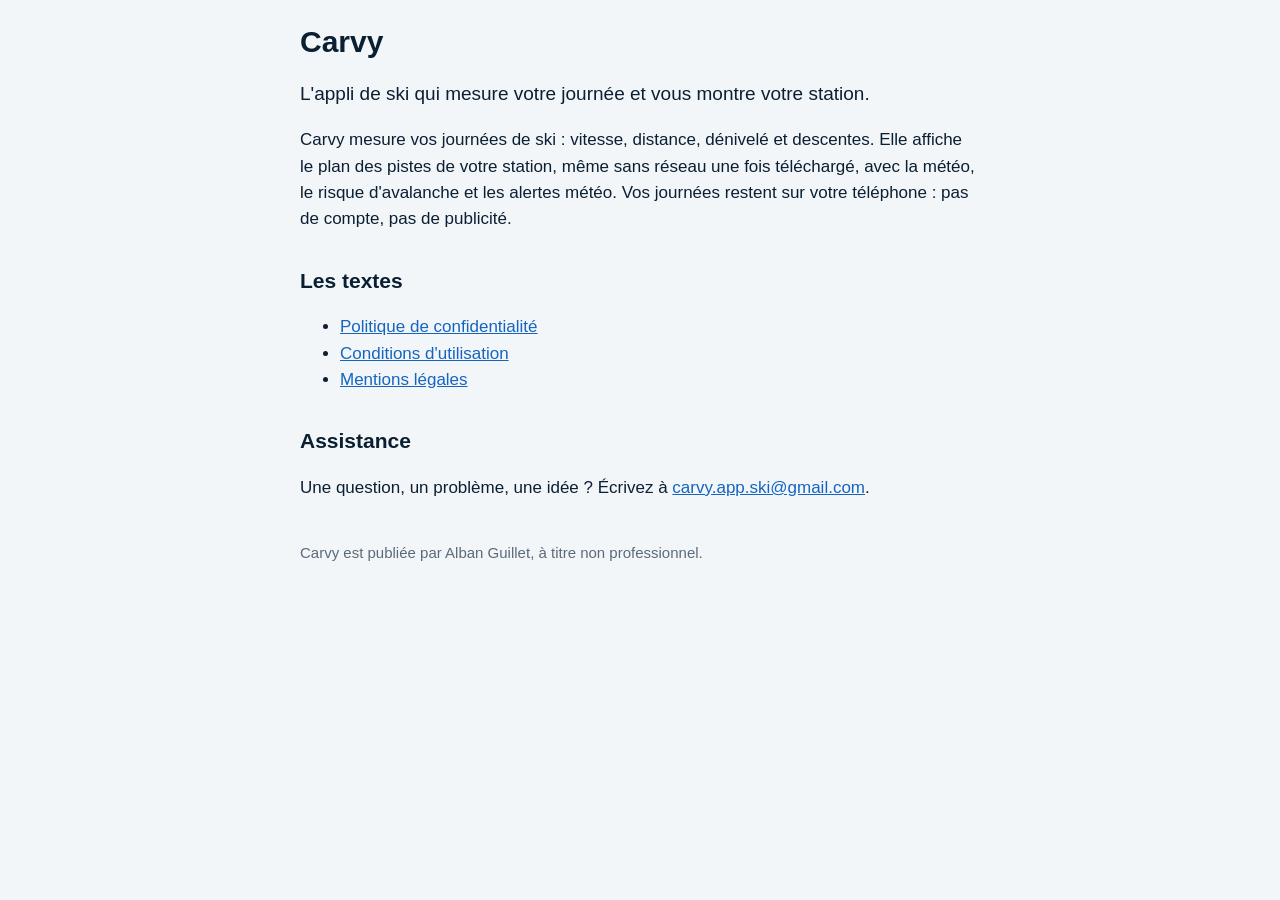
<file: index.html>
<!doctype html>
<html lang="fr">
<head>
  <meta charset="utf-8">
  <meta name="viewport" content="width=device-width, initial-scale=1">
  <title>Carvy, l'appli de ski</title>
  <meta name="description" content="Carvy mesure vos journées de ski et vous montre votre station : plan des pistes, météo, risque d'avalanche.">
  <link rel="stylesheet" href="style.css">
</head>
<body>
<main>
  <h1>Carvy</h1>
  <p class="lead">L'appli de ski qui mesure votre journée et vous montre votre station.</p>

  <p>Carvy mesure vos journées de ski : vitesse, distance, dénivelé et descentes. Elle affiche le plan des pistes de votre station, même sans réseau une fois téléchargé, avec la météo, le risque d'avalanche et les alertes météo. Vos journées restent sur votre téléphone : pas de compte, pas de publicité.</p>

  <h2>Les textes</h2>
  <ul>
    <li><a href="confidentialite.html">Politique de confidentialité</a></li>
    <li><a href="conditions.html">Conditions d'utilisation</a></li>
    <li><a href="mentions-legales.html">Mentions légales</a></li>
  </ul>

  <h2>Assistance</h2>
  <p>Une question, un problème, une idée ? Écrivez à <a href="mailto:carvy.app.ski@gmail.com">carvy.app.ski@gmail.com</a>.</p>

  <footer>Carvy est publiée par Alban Guillet, à titre non professionnel.</footer>
</main>
</body>
</html>
</file>
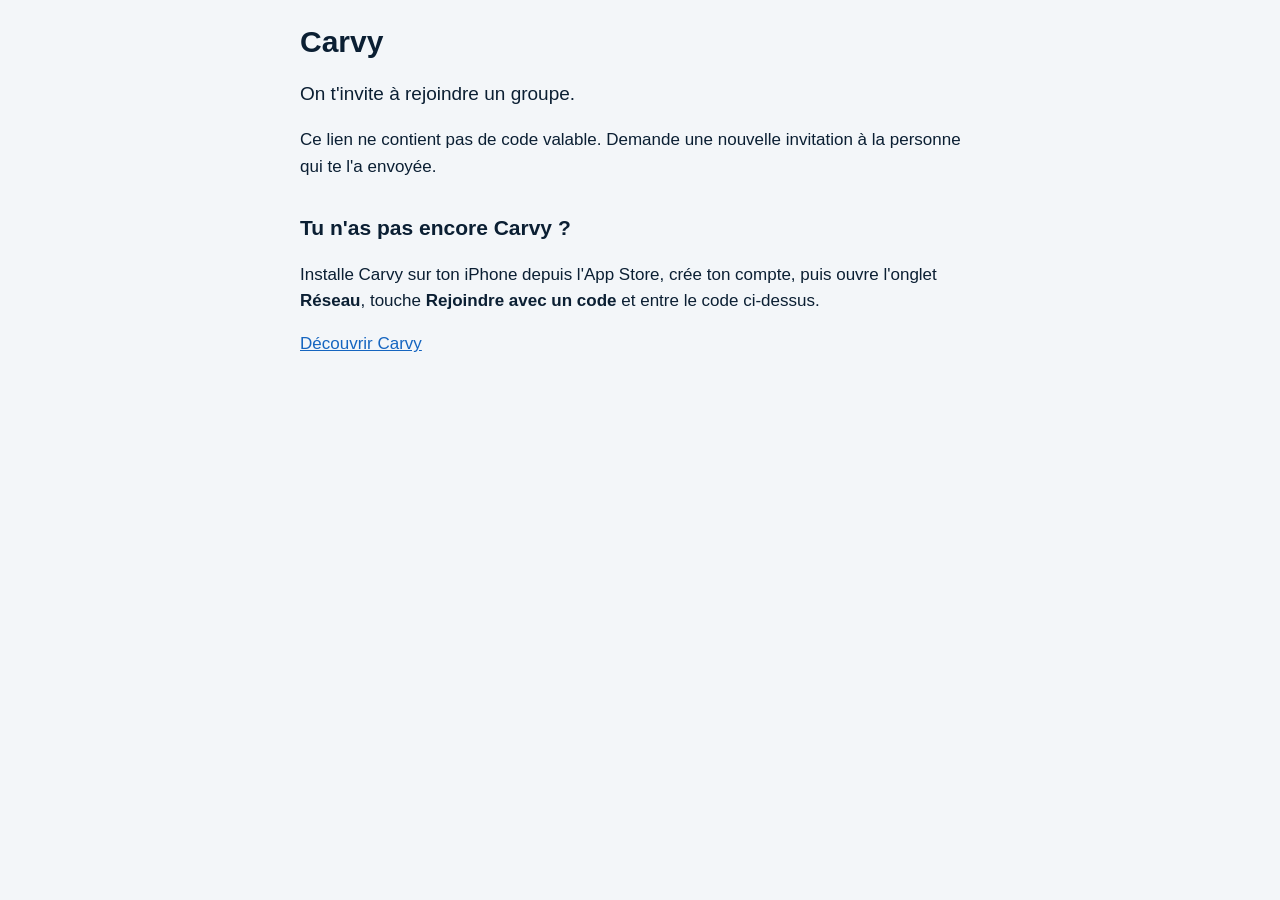
<file: g/index.html>
<!doctype html>
<html lang="fr">
<head>
  <meta charset="utf-8">
  <meta name="viewport" content="width=device-width, initial-scale=1">
  <title>Invitation Carvy</title>
  <meta name="description" content="Une invitation à rejoindre un groupe sur Carvy, l'appli de ski.">
  <meta name="robots" content="noindex">
  <link rel="stylesheet" href="../style.css">
</head>
<body>
<main>
  <h1>Carvy</h1>
  <p class="lead">On t'invite à rejoindre un groupe.</p>

  <p id="avec-code" hidden>Le code du groupe : <strong id="code" style="font-size:1.6em;letter-spacing:.15em"></strong></p>
  <p id="sans-code" hidden>Ce lien ne contient pas de code valable. Demande une nouvelle invitation à la personne qui te l'a envoyée.</p>

  <p id="ouvrir" hidden><a id="lien-appli" href="#">Ouvrir dans Carvy</a></p>

  <h2>Tu n'as pas encore Carvy ?</h2>
  <p>Installe Carvy sur ton iPhone depuis l'App Store, crée ton compte, puis ouvre l'onglet <strong>Réseau</strong>, touche <strong>Rejoindre avec un code</strong> et entre le code ci-dessus.</p>

  <p><a href="../">Découvrir Carvy</a></p>
</main>
<script>
  // Le code est après le « # » : il n'est jamais envoyé au serveur du site.
  function montrer() {
    var code = (location.hash || '').slice(1).toUpperCase();
    var ok = /^[ABCDEFGHJKMNPQRSTUVWXYZ2-9]{6}$/.test(code);
    document.getElementById('avec-code').hidden = !ok;
    document.getElementById('ouvrir').hidden = !ok;
    document.getElementById('sans-code').hidden = ok;
    document.getElementById('code').textContent = ok ? code : '';
    document.getElementById('lien-appli').href = ok ? 'carvy://g/' + code : '#';
  }
  montrer();
  window.addEventListener('hashchange', montrer);
</script>
</body>
</html>
</file>
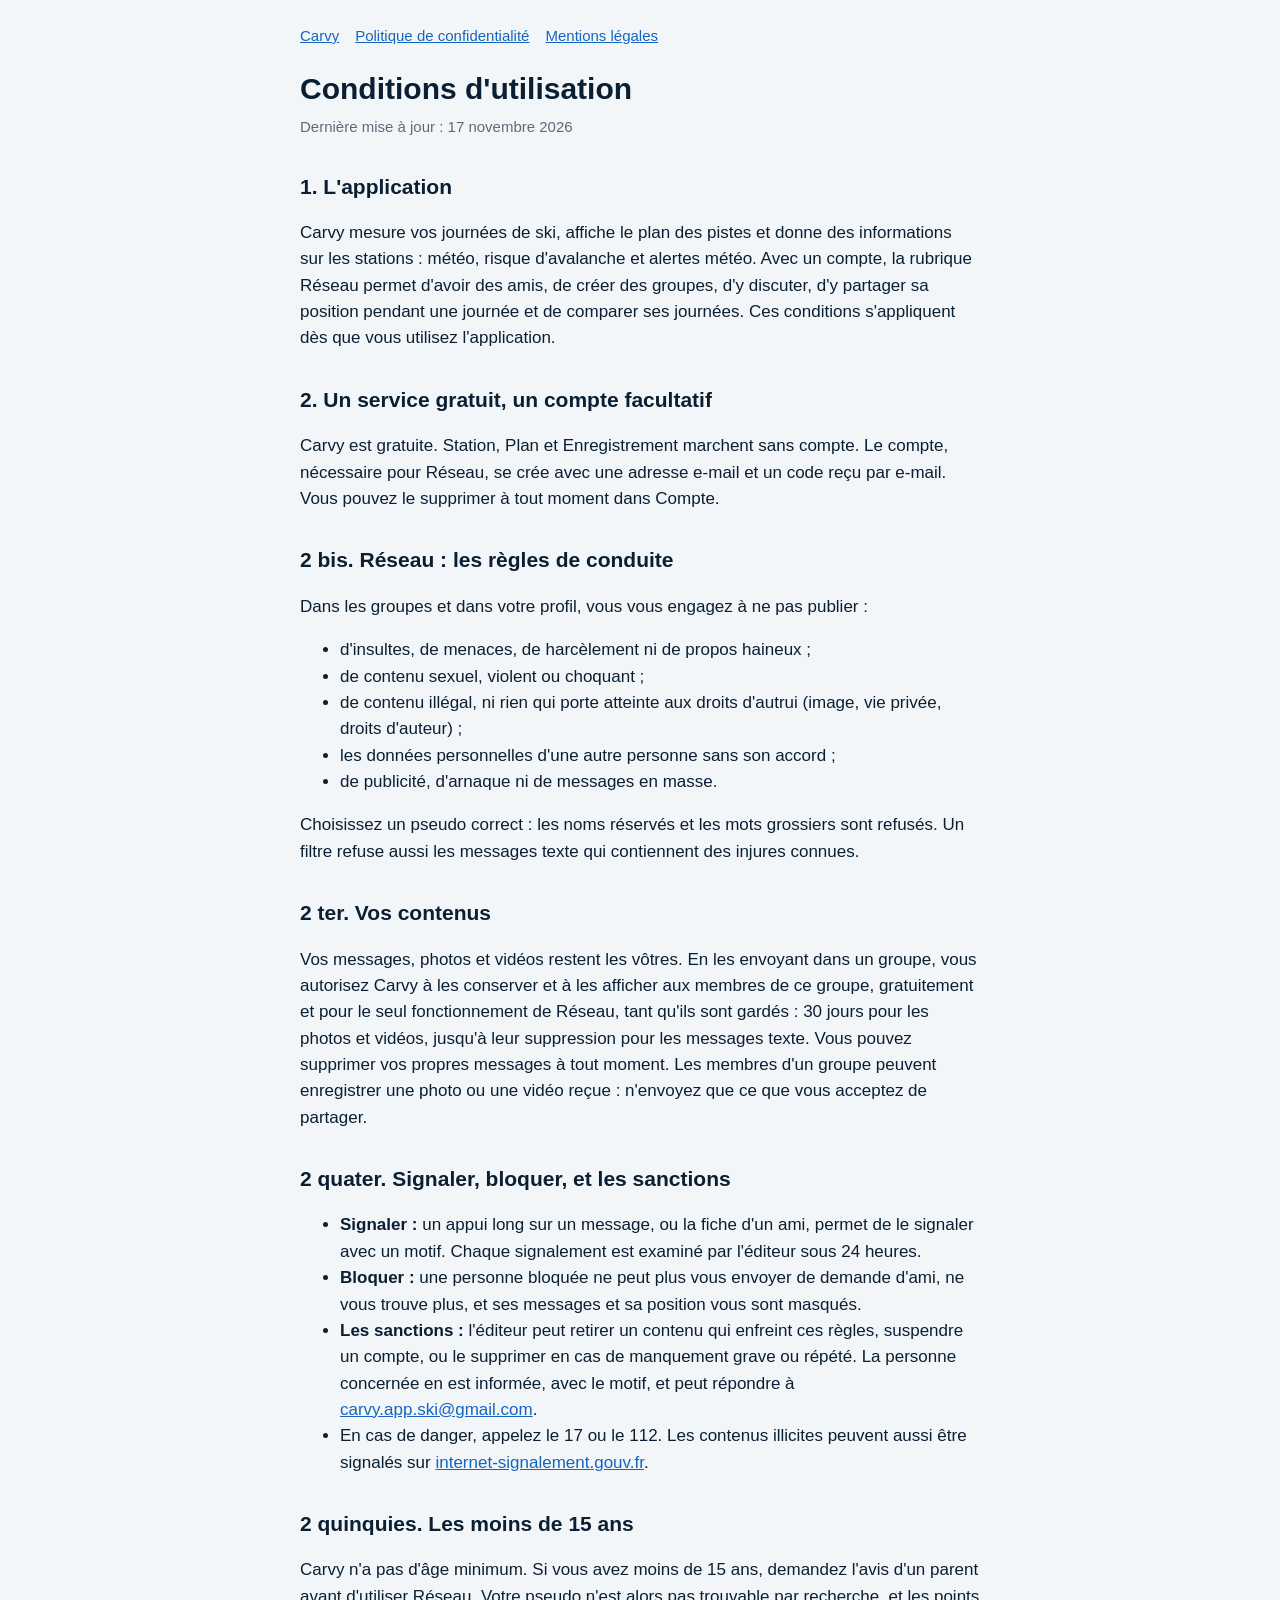
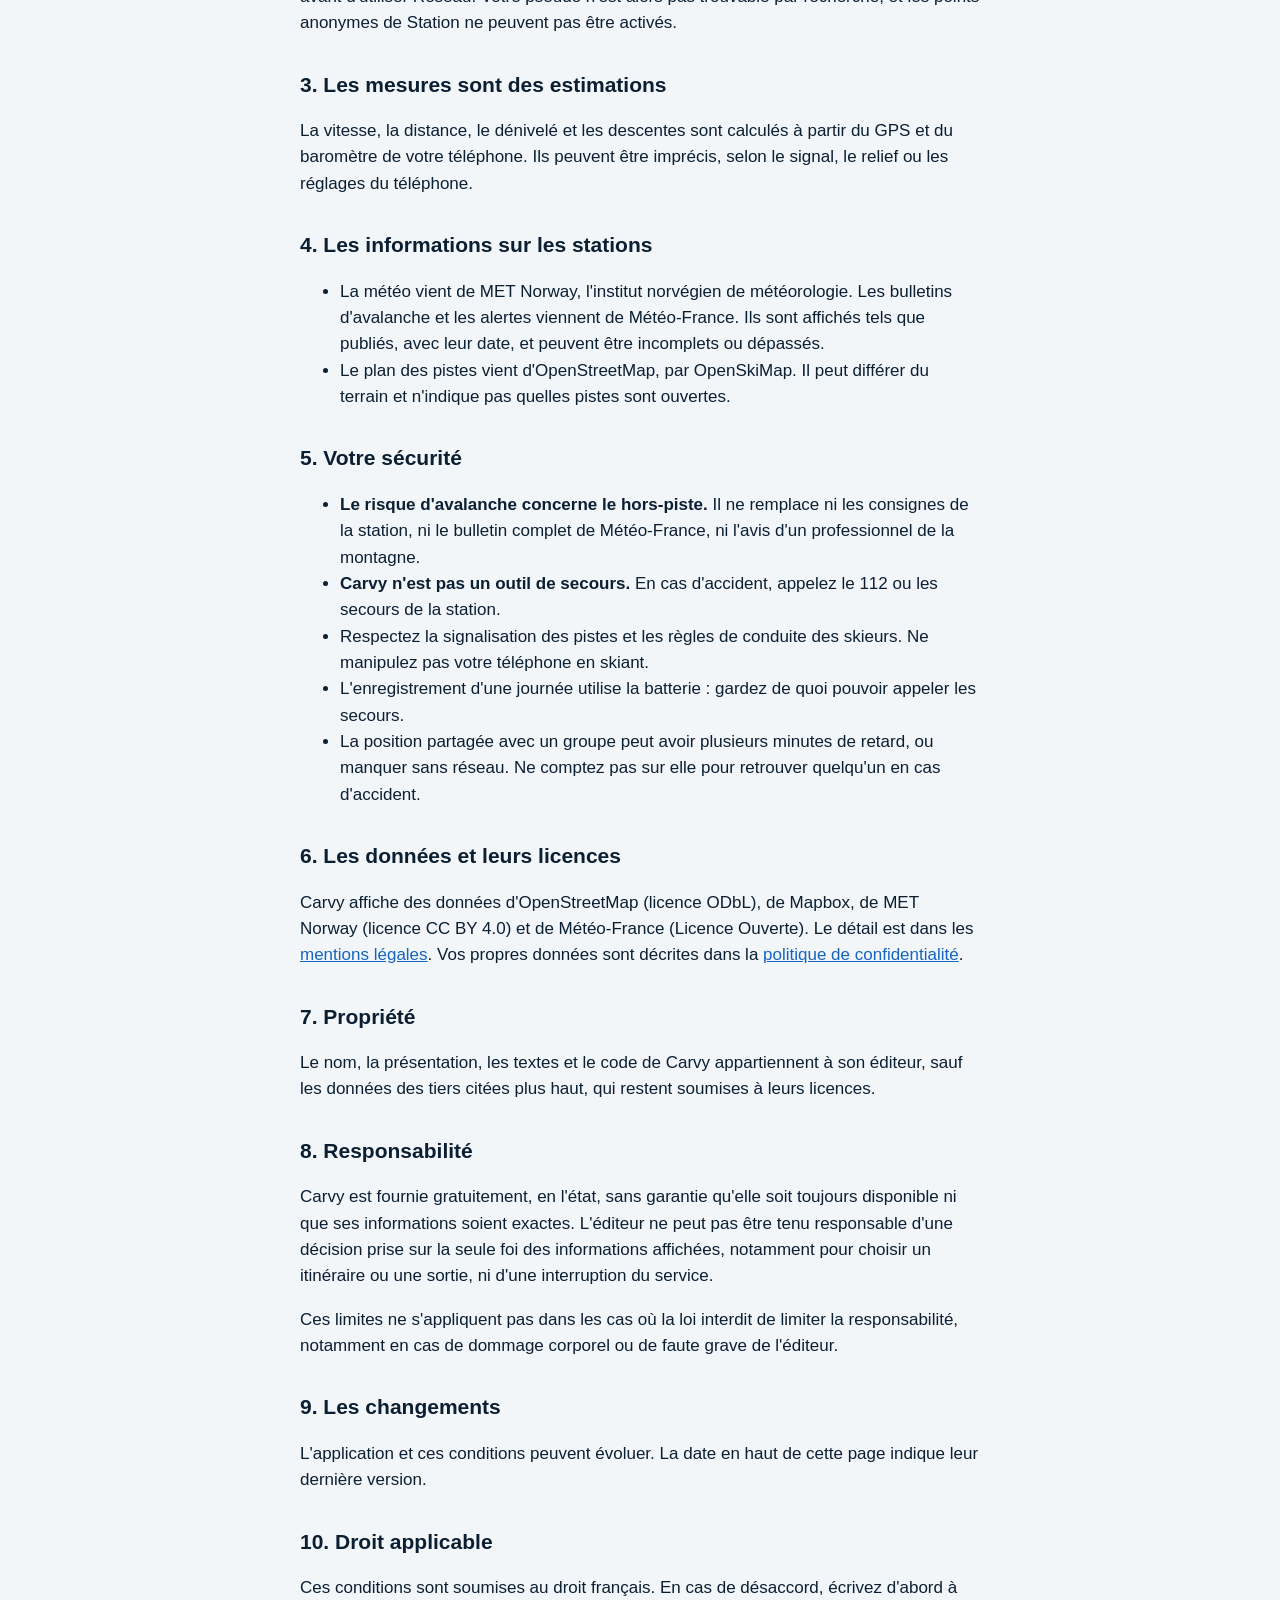
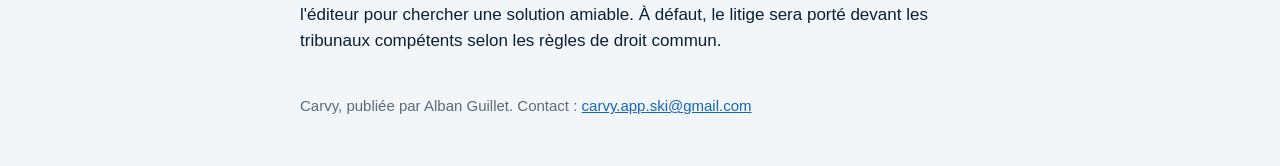
<file: conditions.html>
<!doctype html>
<html lang="fr">
<head>
  <meta charset="utf-8">
  <meta name="viewport" content="width=device-width, initial-scale=1">
  <title>Conditions d'utilisation de Carvy</title>
  <meta name="description" content="Les conditions d'utilisation de l'application Carvy.">
  <link rel="stylesheet" href="style.css">
</head>
<body>
<main>
  <nav>
    <a href="index.html">Carvy</a>
    <a href="confidentialite.html">Politique de confidentialité</a>
    <a href="mentions-legales.html">Mentions légales</a>
  </nav>

  <h1>Conditions d'utilisation</h1>
  <p class="updated">Dernière mise à jour : 17 novembre 2026</p>

  <h2>1. L'application</h2>
  <p>Carvy mesure vos journées de ski, affiche le plan des pistes et donne des informations sur les stations : météo, risque d'avalanche et alertes météo. Avec un compte, la rubrique Réseau permet d'avoir des amis, de créer des groupes, d'y discuter, d'y partager sa position pendant une journée et de comparer ses journées. Ces conditions s'appliquent dès que vous utilisez l'application.</p>

  <h2>2. Un service gratuit, un compte facultatif</h2>
  <p>Carvy est gratuite. Station, Plan et Enregistrement marchent sans compte. Le compte, nécessaire pour Réseau, se crée avec une adresse e-mail et un code reçu par e-mail. Vous pouvez le supprimer à tout moment dans Compte.</p>

  <h2>2 bis. Réseau : les règles de conduite</h2>
  <p>Dans les groupes et dans votre profil, vous vous engagez à ne pas publier :</p>
  <ul>
    <li>d'insultes, de menaces, de harcèlement ni de propos haineux ;</li>
    <li>de contenu sexuel, violent ou choquant ;</li>
    <li>de contenu illégal, ni rien qui porte atteinte aux droits d'autrui (image, vie privée, droits d'auteur) ;</li>
    <li>les données personnelles d'une autre personne sans son accord ;</li>
    <li>de publicité, d'arnaque ni de messages en masse.</li>
  </ul>
  <p>Choisissez un pseudo correct : les noms réservés et les mots grossiers sont refusés. Un filtre refuse aussi les messages texte qui contiennent des injures connues.</p>

  <h2>2 ter. Vos contenus</h2>
  <p>Vos messages, photos et vidéos restent les vôtres. En les envoyant dans un groupe, vous autorisez Carvy à les conserver et à les afficher aux membres de ce groupe, gratuitement et pour le seul fonctionnement de Réseau, tant qu'ils sont gardés : 30 jours pour les photos et vidéos, jusqu'à leur suppression pour les messages texte. Vous pouvez supprimer vos propres messages à tout moment. Les membres d'un groupe peuvent enregistrer une photo ou une vidéo reçue : n'envoyez que ce que vous acceptez de partager.</p>

  <h2>2 quater. Signaler, bloquer, et les sanctions</h2>
  <ul>
    <li><strong>Signaler :</strong> un appui long sur un message, ou la fiche d'un ami, permet de le signaler avec un motif. Chaque signalement est examiné par l'éditeur sous 24 heures.</li>
    <li><strong>Bloquer :</strong> une personne bloquée ne peut plus vous envoyer de demande d'ami, ne vous trouve plus, et ses messages et sa position vous sont masqués.</li>
    <li><strong>Les sanctions :</strong> l'éditeur peut retirer un contenu qui enfreint ces règles, suspendre un compte, ou le supprimer en cas de manquement grave ou répété. La personne concernée en est informée, avec le motif, et peut répondre à <a href="mailto:carvy.app.ski@gmail.com">carvy.app.ski@gmail.com</a>.</li>
    <li>En cas de danger, appelez le 17 ou le 112. Les contenus illicites peuvent aussi être signalés sur <a href="https://www.internet-signalement.gouv.fr">internet-signalement.gouv.fr</a>.</li>
  </ul>

  <h2>2 quinquies. Les moins de 15 ans</h2>
  <p>Carvy n'a pas d'âge minimum. Si vous avez moins de 15 ans, demandez l'avis d'un parent avant d'utiliser Réseau. Votre pseudo n'est alors pas trouvable par recherche, et les points anonymes de Station ne peuvent pas être activés.</p>

  <h2>3. Les mesures sont des estimations</h2>
  <p>La vitesse, la distance, le dénivelé et les descentes sont calculés à partir du GPS et du baromètre de votre téléphone. Ils peuvent être imprécis, selon le signal, le relief ou les réglages du téléphone.</p>

  <h2>4. Les informations sur les stations</h2>
  <ul>
    <li>La météo vient de MET Norway, l'institut norvégien de météorologie. Les bulletins d'avalanche et les alertes viennent de Météo-France. Ils sont affichés tels que publiés, avec leur date, et peuvent être incomplets ou dépassés.</li>
    <li>Le plan des pistes vient d'OpenStreetMap, par OpenSkiMap. Il peut différer du terrain et n'indique pas quelles pistes sont ouvertes.</li>
  </ul>

  <h2>5. Votre sécurité</h2>
  <ul>
    <li><strong>Le risque d'avalanche concerne le hors-piste.</strong> Il ne remplace ni les consignes de la station, ni le bulletin complet de Météo-France, ni l'avis d'un professionnel de la montagne.</li>
    <li><strong>Carvy n'est pas un outil de secours.</strong> En cas d'accident, appelez le 112 ou les secours de la station.</li>
    <li>Respectez la signalisation des pistes et les règles de conduite des skieurs. Ne manipulez pas votre téléphone en skiant.</li>
    <li>L'enregistrement d'une journée utilise la batterie : gardez de quoi pouvoir appeler les secours.</li>
    <li>La position partagée avec un groupe peut avoir plusieurs minutes de retard, ou manquer sans réseau. Ne comptez pas sur elle pour retrouver quelqu'un en cas d'accident.</li>
  </ul>

  <h2>6. Les données et leurs licences</h2>
  <p>Carvy affiche des données d'OpenStreetMap (licence ODbL), de Mapbox, de MET Norway (licence CC BY 4.0) et de Météo-France (Licence Ouverte). Le détail est dans les <a href="mentions-legales.html">mentions légales</a>. Vos propres données sont décrites dans la <a href="confidentialite.html">politique de confidentialité</a>.</p>

  <h2>7. Propriété</h2>
  <p>Le nom, la présentation, les textes et le code de Carvy appartiennent à son éditeur, sauf les données des tiers citées plus haut, qui restent soumises à leurs licences.</p>

  <h2>8. Responsabilité</h2>
  <p>Carvy est fournie gratuitement, en l'état, sans garantie qu'elle soit toujours disponible ni que ses informations soient exactes. L'éditeur ne peut pas être tenu responsable d'une décision prise sur la seule foi des informations affichées, notamment pour choisir un itinéraire ou une sortie, ni d'une interruption du service.</p>
  <p>Ces limites ne s'appliquent pas dans les cas où la loi interdit de limiter la responsabilité, notamment en cas de dommage corporel ou de faute grave de l'éditeur.</p>

  <h2>9. Les changements</h2>
  <p>L'application et ces conditions peuvent évoluer. La date en haut de cette page indique leur dernière version.</p>

  <h2>10. Droit applicable</h2>
  <p>Ces conditions sont soumises au droit français. En cas de désaccord, écrivez d'abord à l'éditeur pour chercher une solution amiable. À défaut, le litige sera porté devant les tribunaux compétents selon les règles de droit commun.</p>

  <footer>Carvy, publiée par Alban Guillet. Contact : <a href="mailto:carvy.app.ski@gmail.com">carvy.app.ski@gmail.com</a></footer>
</main>
</body>
</html>
</file>
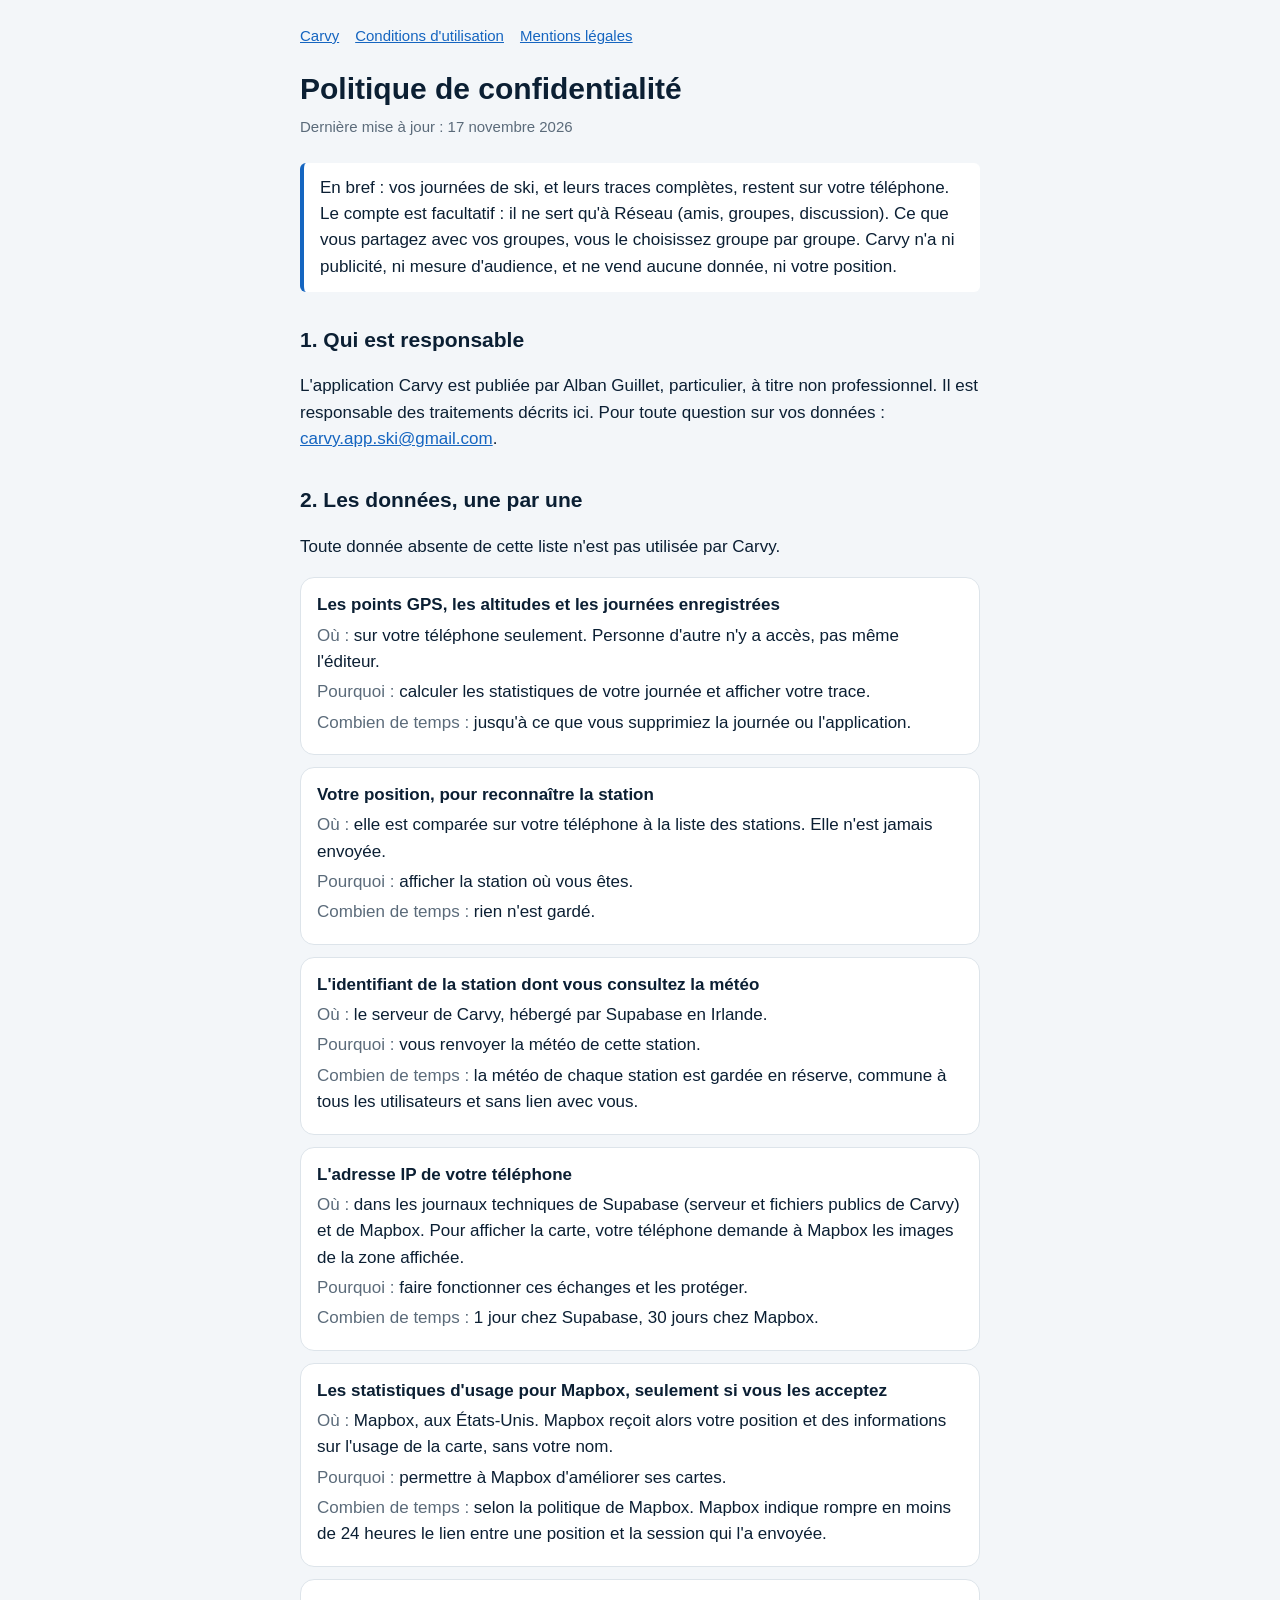
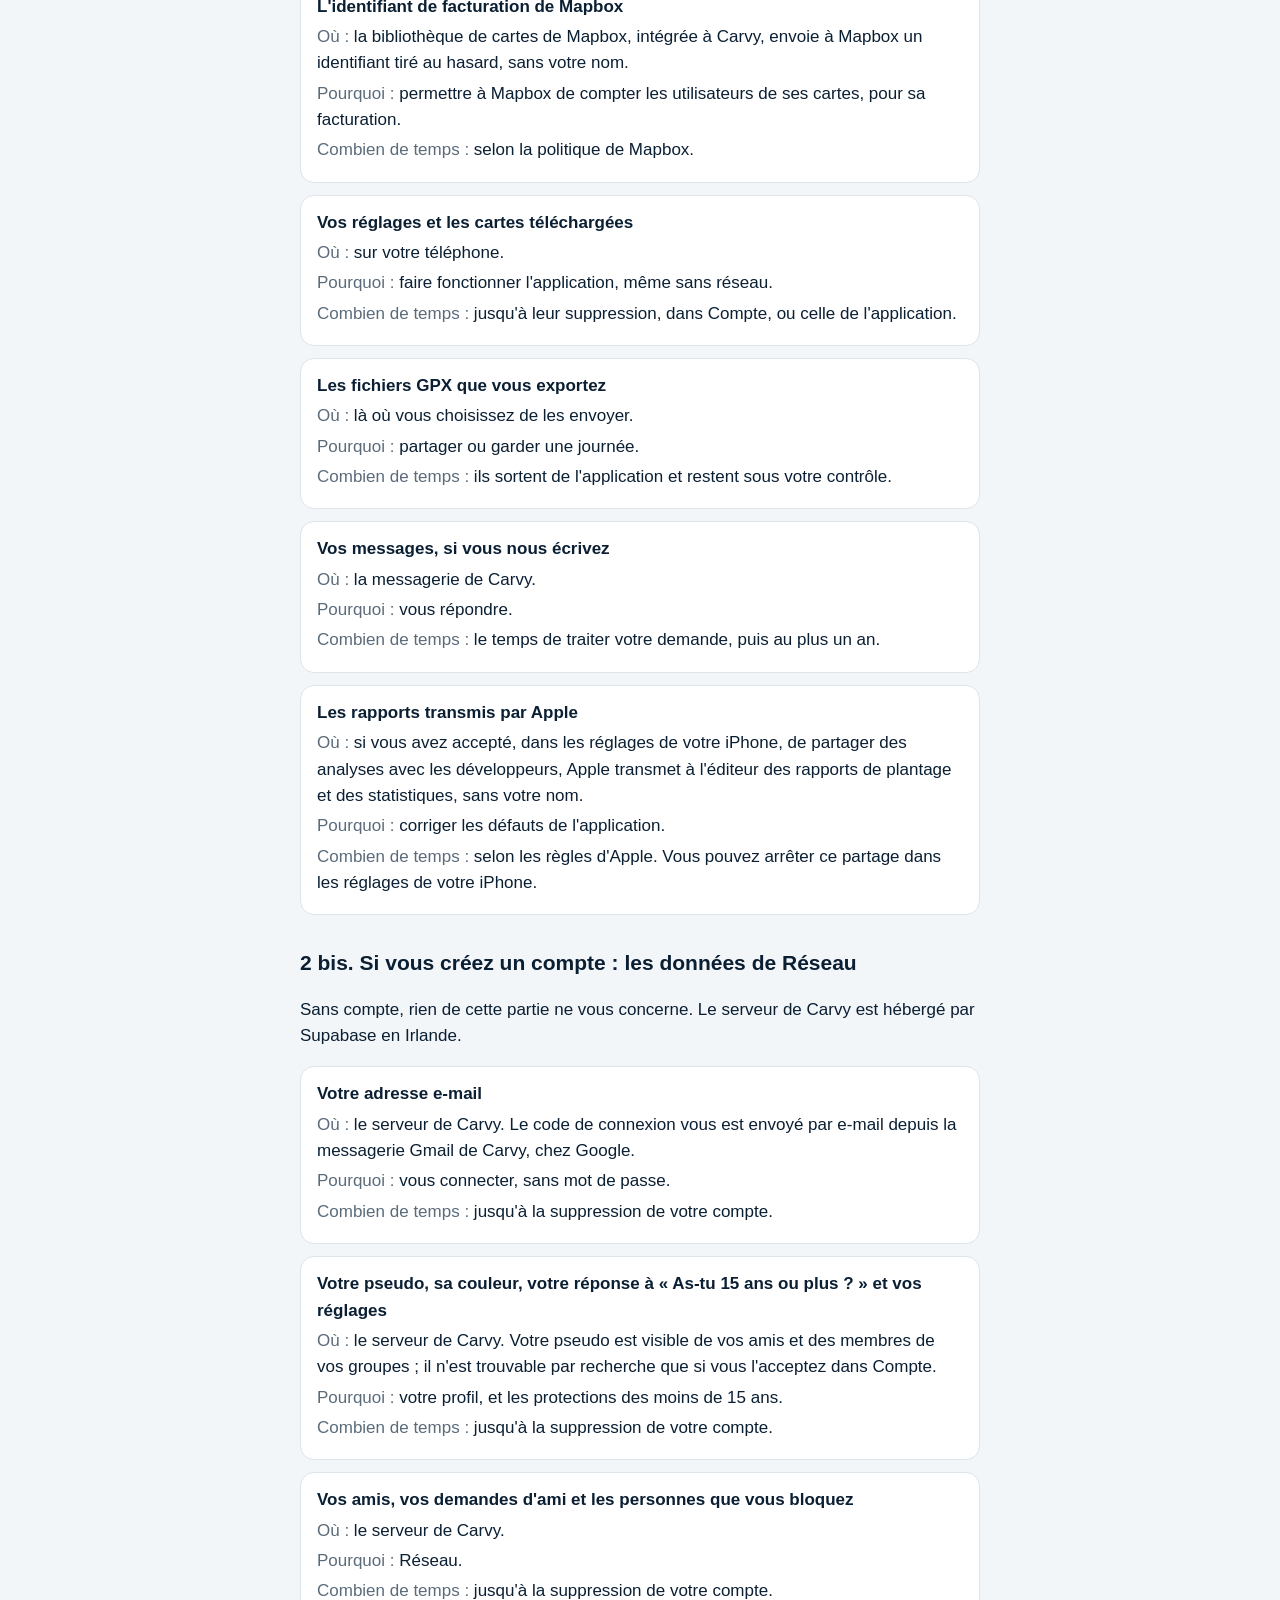
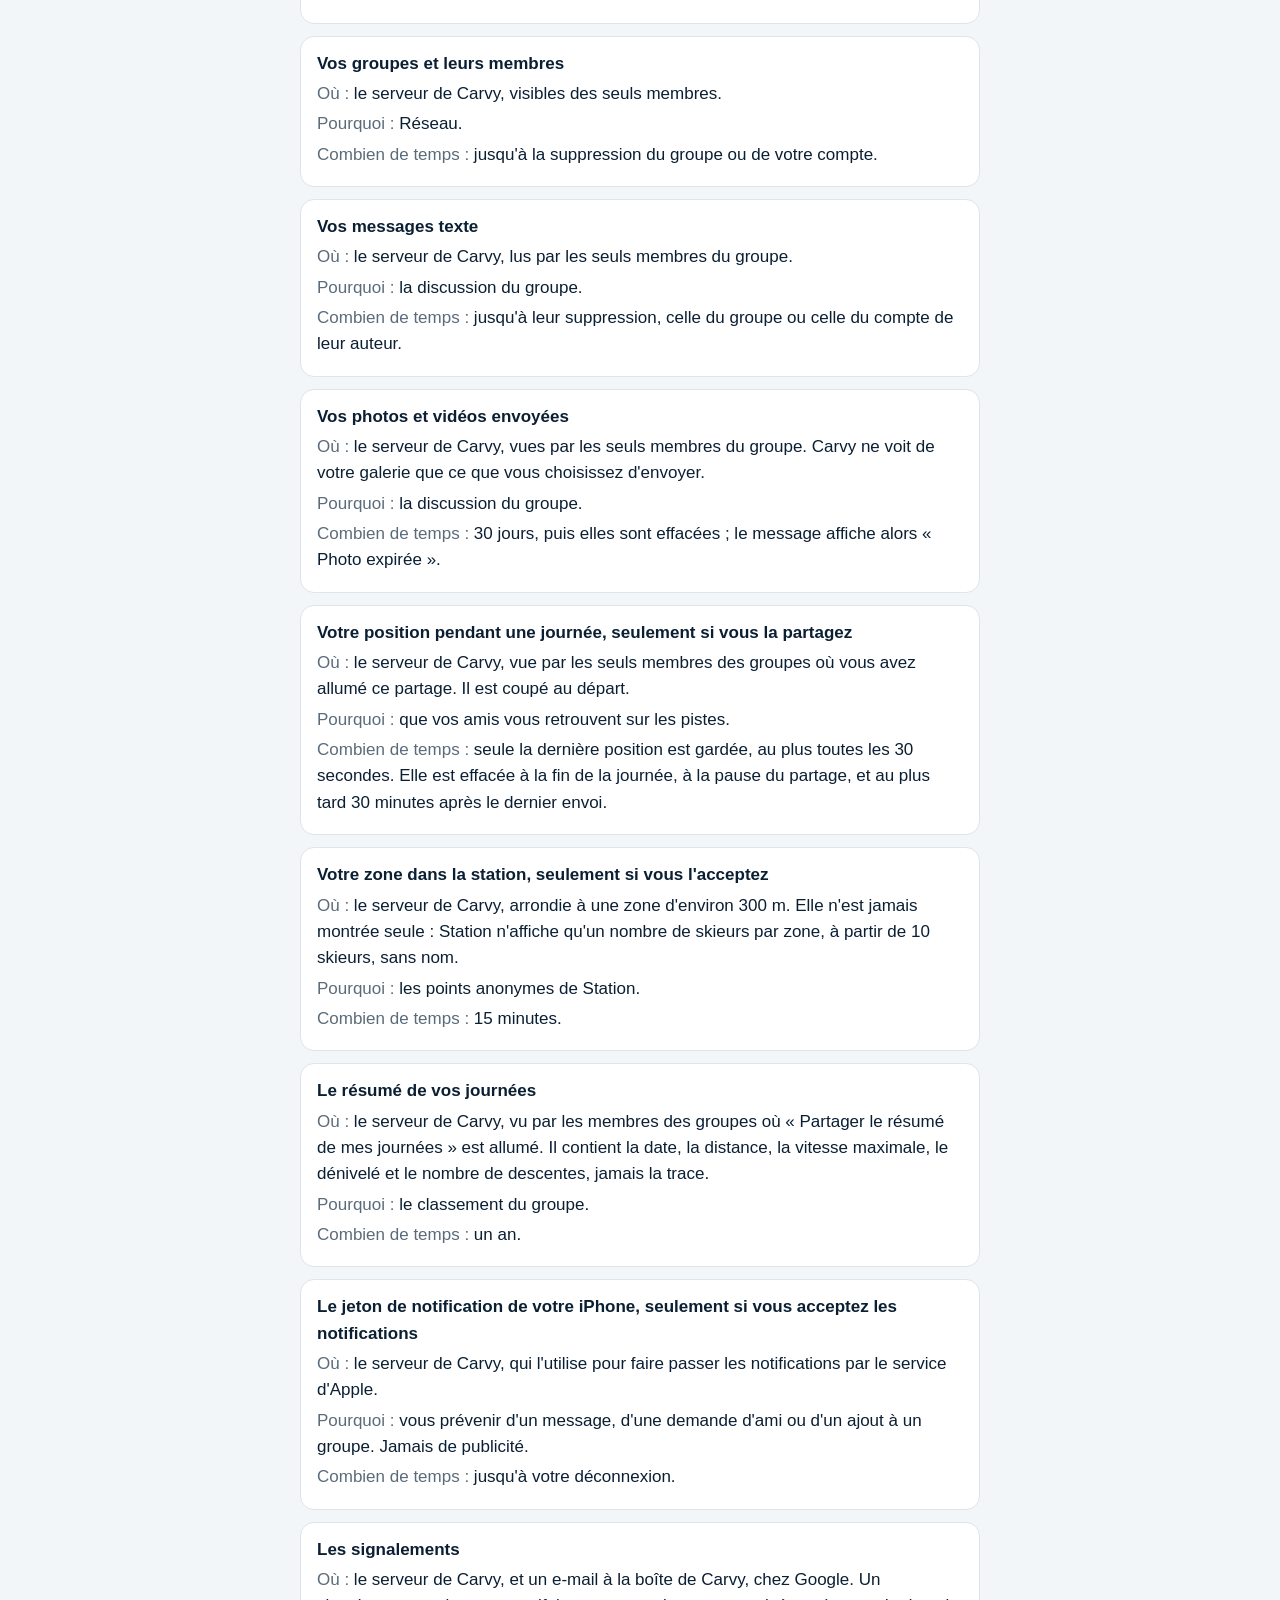
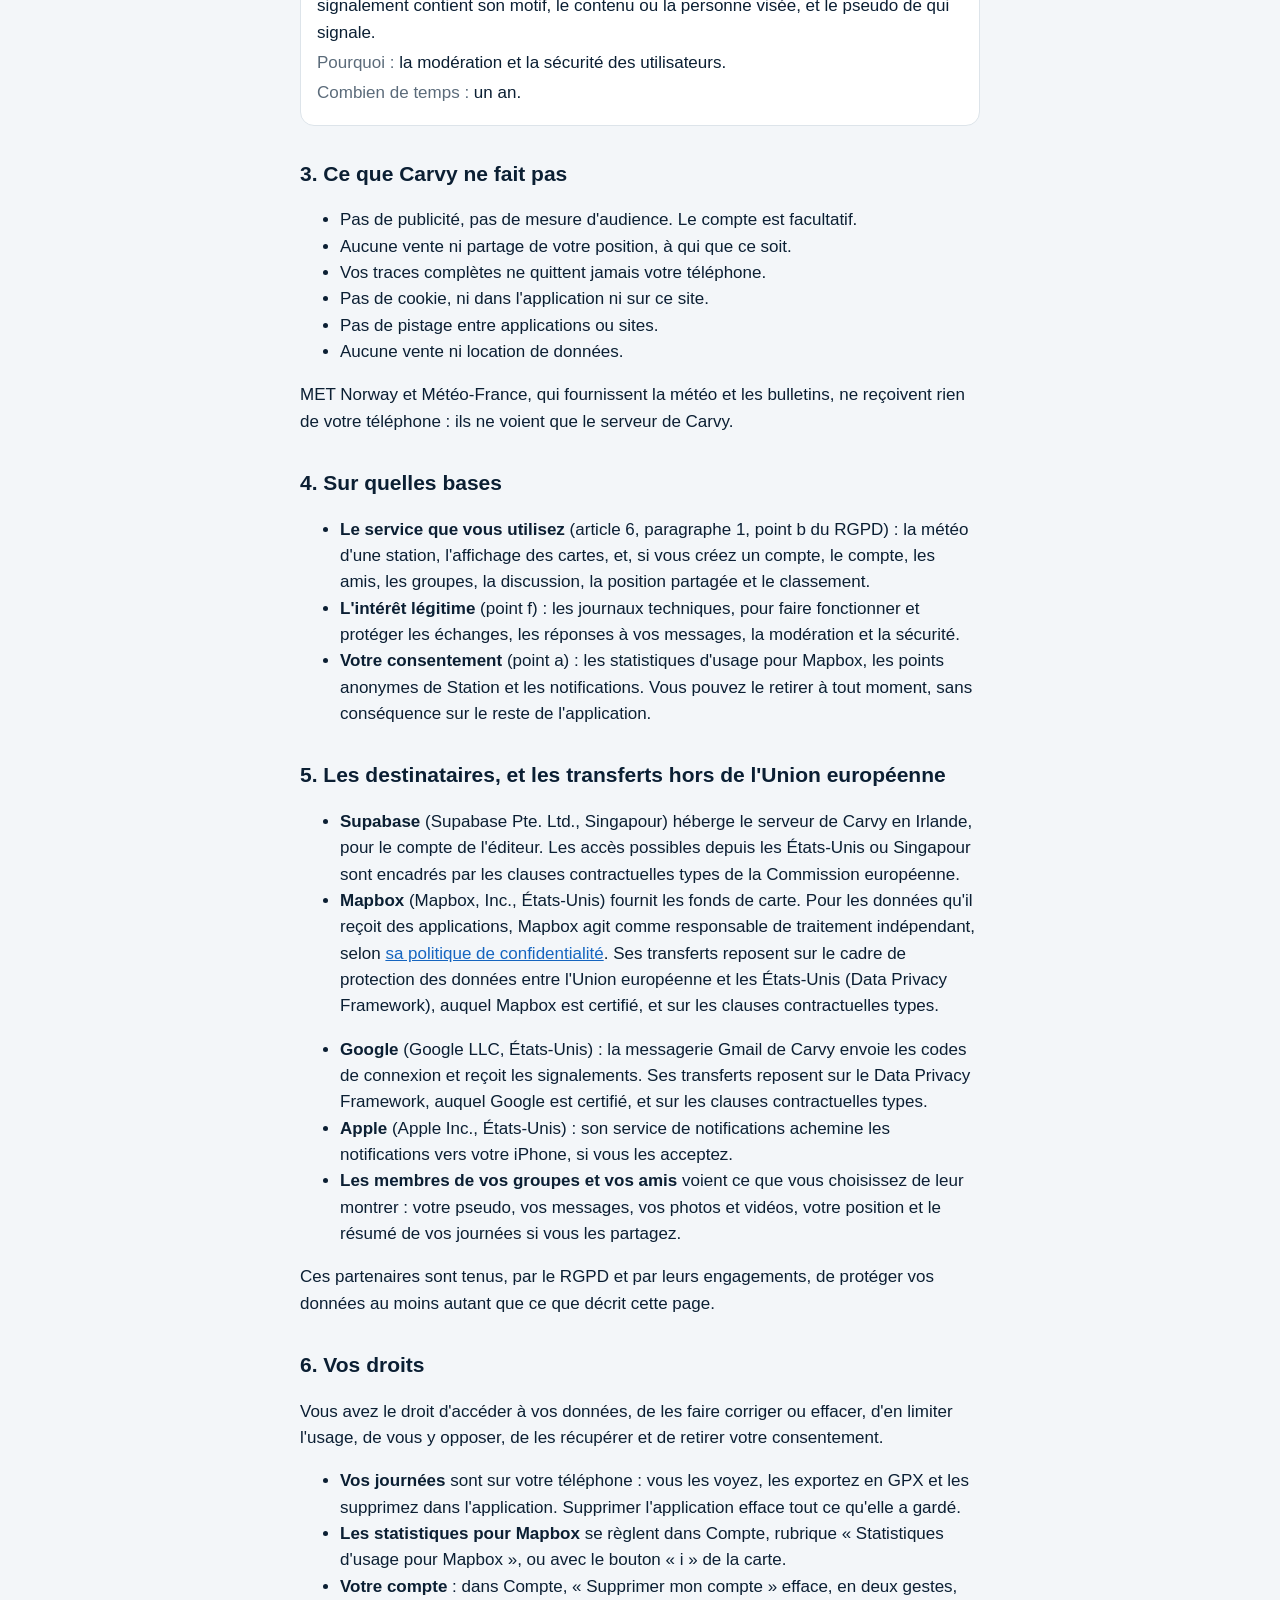
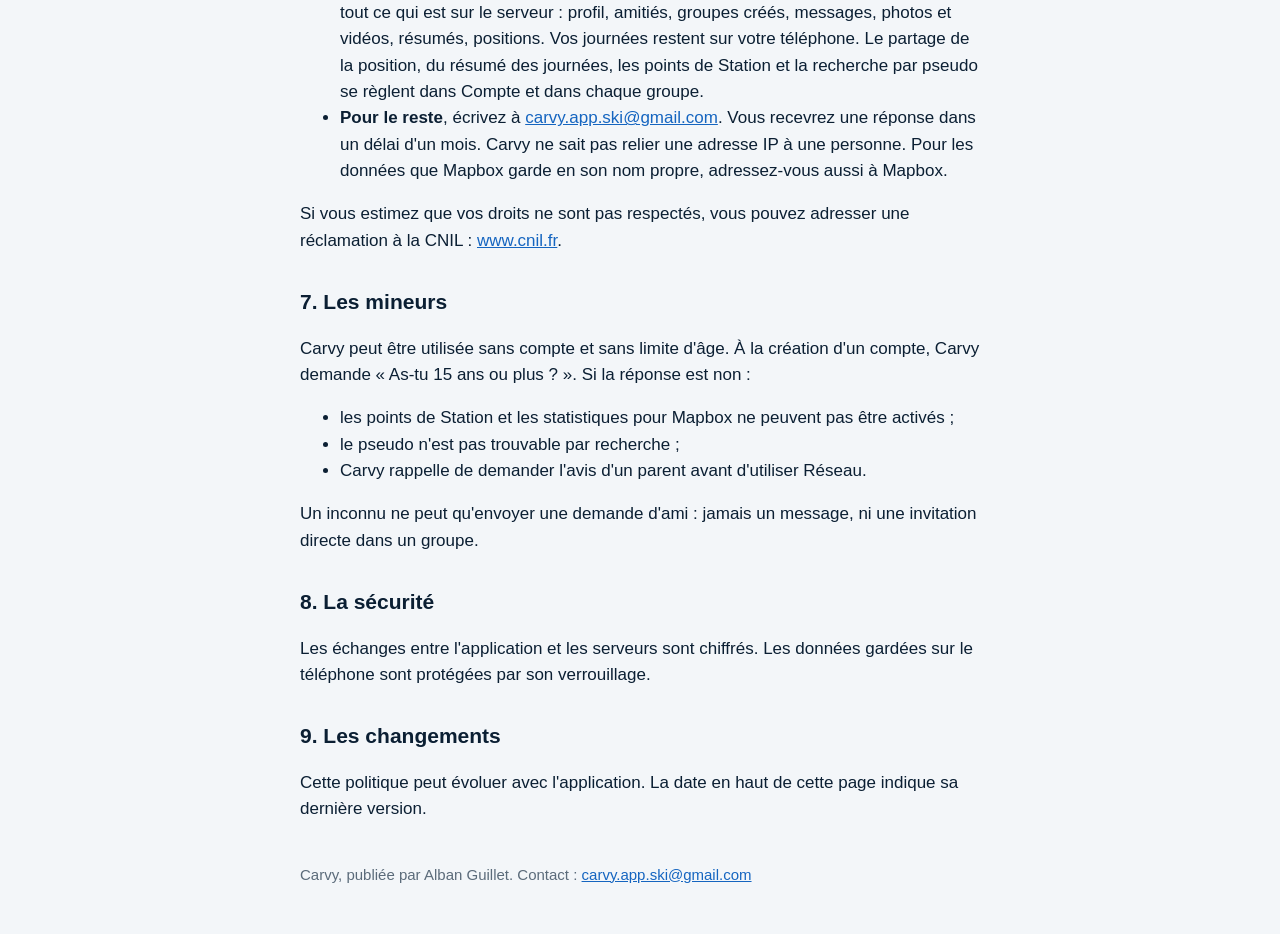
<file: confidentialite.html>
<!doctype html>
<html lang="fr">
<head>
  <meta charset="utf-8">
  <meta name="viewport" content="width=device-width, initial-scale=1">
  <title>Politique de confidentialité de Carvy</title>
  <meta name="description" content="Les données que l'application Carvy utilise, où elles vont et combien de temps elles sont gardées.">
  <link rel="stylesheet" href="style.css">
</head>
<body>
<main>
  <nav>
    <a href="index.html">Carvy</a>
    <a href="conditions.html">Conditions d'utilisation</a>
    <a href="mentions-legales.html">Mentions légales</a>
  </nav>

  <h1>Politique de confidentialité</h1>
  <p class="updated">Dernière mise à jour : 17 novembre 2026</p>

  <p class="note">En bref : vos journées de ski, et leurs traces complètes, restent sur votre téléphone. Le compte est facultatif : il ne sert qu'à Réseau (amis, groupes, discussion). Ce que vous partagez avec vos groupes, vous le choisissez groupe par groupe. Carvy n'a ni publicité, ni mesure d'audience, et ne vend aucune donnée, ni votre position.</p>

  <h2>1. Qui est responsable</h2>
  <p>L'application Carvy est publiée par Alban Guillet, particulier, à titre non professionnel. Il est responsable des traitements décrits ici. Pour toute question sur vos données : <a href="mailto:carvy.app.ski@gmail.com">carvy.app.ski@gmail.com</a>.</p>

  <h2>2. Les données, une par une</h2>
  <p>Toute donnée absente de cette liste n'est pas utilisée par Carvy.</p>

  <div class="item">
    <h3>Les points GPS, les altitudes et les journées enregistrées</h3>
    <p><span class="label">Où :</span> sur votre téléphone seulement. Personne d'autre n'y a accès, pas même l'éditeur.</p>
    <p><span class="label">Pourquoi :</span> calculer les statistiques de votre journée et afficher votre trace.</p>
    <p><span class="label">Combien de temps :</span> jusqu'à ce que vous supprimiez la journée ou l'application.</p>
  </div>

  <div class="item">
    <h3>Votre position, pour reconnaître la station</h3>
    <p><span class="label">Où :</span> elle est comparée sur votre téléphone à la liste des stations. Elle n'est jamais envoyée.</p>
    <p><span class="label">Pourquoi :</span> afficher la station où vous êtes.</p>
    <p><span class="label">Combien de temps :</span> rien n'est gardé.</p>
  </div>

  <div class="item">
    <h3>L'identifiant de la station dont vous consultez la météo</h3>
    <p><span class="label">Où :</span> le serveur de Carvy, hébergé par Supabase en Irlande.</p>
    <p><span class="label">Pourquoi :</span> vous renvoyer la météo de cette station.</p>
    <p><span class="label">Combien de temps :</span> la météo de chaque station est gardée en réserve, commune à tous les utilisateurs et sans lien avec vous.</p>
  </div>

  <div class="item">
    <h3>L'adresse IP de votre téléphone</h3>
    <p><span class="label">Où :</span> dans les journaux techniques de Supabase (serveur et fichiers publics de Carvy) et de Mapbox. Pour afficher la carte, votre téléphone demande à Mapbox les images de la zone affichée.</p>
    <p><span class="label">Pourquoi :</span> faire fonctionner ces échanges et les protéger.</p>
    <p><span class="label">Combien de temps :</span> 1 jour chez Supabase, 30 jours chez Mapbox.</p>
  </div>

  <div class="item">
    <h3>Les statistiques d'usage pour Mapbox, seulement si vous les acceptez</h3>
    <p><span class="label">Où :</span> Mapbox, aux États-Unis. Mapbox reçoit alors votre position et des informations sur l'usage de la carte, sans votre nom.</p>
    <p><span class="label">Pourquoi :</span> permettre à Mapbox d'améliorer ses cartes.</p>
    <p><span class="label">Combien de temps :</span> selon la politique de Mapbox. Mapbox indique rompre en moins de 24 heures le lien entre une position et la session qui l'a envoyée.</p>
  </div>

  <div class="item">
    <h3>L'identifiant de facturation de Mapbox</h3>
    <p><span class="label">Où :</span> la bibliothèque de cartes de Mapbox, intégrée à Carvy, envoie à Mapbox un identifiant tiré au hasard, sans votre nom.</p>
    <p><span class="label">Pourquoi :</span> permettre à Mapbox de compter les utilisateurs de ses cartes, pour sa facturation.</p>
    <p><span class="label">Combien de temps :</span> selon la politique de Mapbox.</p>
  </div>

  <div class="item">
    <h3>Vos réglages et les cartes téléchargées</h3>
    <p><span class="label">Où :</span> sur votre téléphone.</p>
    <p><span class="label">Pourquoi :</span> faire fonctionner l'application, même sans réseau.</p>
    <p><span class="label">Combien de temps :</span> jusqu'à leur suppression, dans Compte, ou celle de l'application.</p>
  </div>

  <div class="item">
    <h3>Les fichiers GPX que vous exportez</h3>
    <p><span class="label">Où :</span> là où vous choisissez de les envoyer.</p>
    <p><span class="label">Pourquoi :</span> partager ou garder une journée.</p>
    <p><span class="label">Combien de temps :</span> ils sortent de l'application et restent sous votre contrôle.</p>
  </div>

  <div class="item">
    <h3>Vos messages, si vous nous écrivez</h3>
    <p><span class="label">Où :</span> la messagerie de Carvy.</p>
    <p><span class="label">Pourquoi :</span> vous répondre.</p>
    <p><span class="label">Combien de temps :</span> le temps de traiter votre demande, puis au plus un an.</p>
  </div>

  <div class="item">
    <h3>Les rapports transmis par Apple</h3>
    <p><span class="label">Où :</span> si vous avez accepté, dans les réglages de votre iPhone, de partager des analyses avec les développeurs, Apple transmet à l'éditeur des rapports de plantage et des statistiques, sans votre nom.</p>
    <p><span class="label">Pourquoi :</span> corriger les défauts de l'application.</p>
    <p><span class="label">Combien de temps :</span> selon les règles d'Apple. Vous pouvez arrêter ce partage dans les réglages de votre iPhone.</p>
  </div>


  <h2>2 bis. Si vous créez un compte : les données de Réseau</h2>
  <p>Sans compte, rien de cette partie ne vous concerne. Le serveur de Carvy est hébergé par Supabase en Irlande.</p>

  <div class="item">
    <h3>Votre adresse e-mail</h3>
    <p><span class="label">Où :</span> le serveur de Carvy. Le code de connexion vous est envoyé par e-mail depuis la messagerie Gmail de Carvy, chez Google.</p>
    <p><span class="label">Pourquoi :</span> vous connecter, sans mot de passe.</p>
    <p><span class="label">Combien de temps :</span> jusqu'à la suppression de votre compte.</p>
  </div>

  <div class="item">
    <h3>Votre pseudo, sa couleur, votre réponse à « As-tu 15 ans ou plus ? » et vos réglages</h3>
    <p><span class="label">Où :</span> le serveur de Carvy. Votre pseudo est visible de vos amis et des membres de vos groupes ; il n'est trouvable par recherche que si vous l'acceptez dans Compte.</p>
    <p><span class="label">Pourquoi :</span> votre profil, et les protections des moins de 15 ans.</p>
    <p><span class="label">Combien de temps :</span> jusqu'à la suppression de votre compte.</p>
  </div>

  <div class="item">
    <h3>Vos amis, vos demandes d'ami et les personnes que vous bloquez</h3>
    <p><span class="label">Où :</span> le serveur de Carvy.</p>
    <p><span class="label">Pourquoi :</span> Réseau.</p>
    <p><span class="label">Combien de temps :</span> jusqu'à la suppression de votre compte.</p>
  </div>

  <div class="item">
    <h3>Vos groupes et leurs membres</h3>
    <p><span class="label">Où :</span> le serveur de Carvy, visibles des seuls membres.</p>
    <p><span class="label">Pourquoi :</span> Réseau.</p>
    <p><span class="label">Combien de temps :</span> jusqu'à la suppression du groupe ou de votre compte.</p>
  </div>

  <div class="item">
    <h3>Vos messages texte</h3>
    <p><span class="label">Où :</span> le serveur de Carvy, lus par les seuls membres du groupe.</p>
    <p><span class="label">Pourquoi :</span> la discussion du groupe.</p>
    <p><span class="label">Combien de temps :</span> jusqu'à leur suppression, celle du groupe ou celle du compte de leur auteur.</p>
  </div>

  <div class="item">
    <h3>Vos photos et vidéos envoyées</h3>
    <p><span class="label">Où :</span> le serveur de Carvy, vues par les seuls membres du groupe. Carvy ne voit de votre galerie que ce que vous choisissez d'envoyer.</p>
    <p><span class="label">Pourquoi :</span> la discussion du groupe.</p>
    <p><span class="label">Combien de temps :</span> 30 jours, puis elles sont effacées ; le message affiche alors « Photo expirée ».</p>
  </div>

  <div class="item">
    <h3>Votre position pendant une journée, seulement si vous la partagez</h3>
    <p><span class="label">Où :</span> le serveur de Carvy, vue par les seuls membres des groupes où vous avez allumé ce partage. Il est coupé au départ.</p>
    <p><span class="label">Pourquoi :</span> que vos amis vous retrouvent sur les pistes.</p>
    <p><span class="label">Combien de temps :</span> seule la dernière position est gardée, au plus toutes les 30 secondes. Elle est effacée à la fin de la journée, à la pause du partage, et au plus tard 30 minutes après le dernier envoi.</p>
  </div>

  <div class="item">
    <h3>Votre zone dans la station, seulement si vous l'acceptez</h3>
    <p><span class="label">Où :</span> le serveur de Carvy, arrondie à une zone d'environ 300 m. Elle n'est jamais montrée seule : Station n'affiche qu'un nombre de skieurs par zone, à partir de 10 skieurs, sans nom.</p>
    <p><span class="label">Pourquoi :</span> les points anonymes de Station.</p>
    <p><span class="label">Combien de temps :</span> 15 minutes.</p>
  </div>

  <div class="item">
    <h3>Le résumé de vos journées</h3>
    <p><span class="label">Où :</span> le serveur de Carvy, vu par les membres des groupes où « Partager le résumé de mes journées » est allumé. Il contient la date, la distance, la vitesse maximale, le dénivelé et le nombre de descentes, jamais la trace.</p>
    <p><span class="label">Pourquoi :</span> le classement du groupe.</p>
    <p><span class="label">Combien de temps :</span> un an.</p>
  </div>

  <div class="item">
    <h3>Le jeton de notification de votre iPhone, seulement si vous acceptez les notifications</h3>
    <p><span class="label">Où :</span> le serveur de Carvy, qui l'utilise pour faire passer les notifications par le service d'Apple.</p>
    <p><span class="label">Pourquoi :</span> vous prévenir d'un message, d'une demande d'ami ou d'un ajout à un groupe. Jamais de publicité.</p>
    <p><span class="label">Combien de temps :</span> jusqu'à votre déconnexion.</p>
  </div>

  <div class="item">
    <h3>Les signalements</h3>
    <p><span class="label">Où :</span> le serveur de Carvy, et un e-mail à la boîte de Carvy, chez Google. Un signalement contient son motif, le contenu ou la personne visée, et le pseudo de qui signale.</p>
    <p><span class="label">Pourquoi :</span> la modération et la sécurité des utilisateurs.</p>
    <p><span class="label">Combien de temps :</span> un an.</p>
  </div>

  <h2>3. Ce que Carvy ne fait pas</h2>
  <ul>
    <li>Pas de publicité, pas de mesure d'audience. Le compte est facultatif.</li>
    <li>Aucune vente ni partage de votre position, à qui que ce soit.</li>
    <li>Vos traces complètes ne quittent jamais votre téléphone.</li>
    <li>Pas de cookie, ni dans l'application ni sur ce site.</li>
    <li>Pas de pistage entre applications ou sites.</li>
    <li>Aucune vente ni location de données.</li>
  </ul>
  <p>MET Norway et Météo-France, qui fournissent la météo et les bulletins, ne reçoivent rien de votre téléphone : ils ne voient que le serveur de Carvy.</p>

  <h2>4. Sur quelles bases</h2>
  <ul>
    <li><strong>Le service que vous utilisez</strong> (article 6, paragraphe 1, point b du RGPD) : la météo d'une station, l'affichage des cartes, et, si vous créez un compte, le compte, les amis, les groupes, la discussion, la position partagée et le classement.</li>
    <li><strong>L'intérêt légitime</strong> (point f) : les journaux techniques, pour faire fonctionner et protéger les échanges, les réponses à vos messages, la modération et la sécurité.</li>
    <li><strong>Votre consentement</strong> (point a) : les statistiques d'usage pour Mapbox, les points anonymes de Station et les notifications. Vous pouvez le retirer à tout moment, sans conséquence sur le reste de l'application.</li>
  </ul>

  <h2>5. Les destinataires, et les transferts hors de l'Union européenne</h2>
  <ul>
    <li><strong>Supabase</strong> (Supabase Pte. Ltd., Singapour) héberge le serveur de Carvy en Irlande, pour le compte de l'éditeur. Les accès possibles depuis les États-Unis ou Singapour sont encadrés par les clauses contractuelles types de la Commission européenne.</li>
    <li><strong>Mapbox</strong> (Mapbox, Inc., États-Unis) fournit les fonds de carte. Pour les données qu'il reçoit des applications, Mapbox agit comme responsable de traitement indépendant, selon <a href="https://www.mapbox.com/legal/privacy">sa politique de confidentialité</a>. Ses transferts reposent sur le cadre de protection des données entre l'Union européenne et les États-Unis (Data Privacy Framework), auquel Mapbox est certifié, et sur les clauses contractuelles types.</li>
  </ul>
  <ul>
    <li><strong>Google</strong> (Google LLC, États-Unis) : la messagerie Gmail de Carvy envoie les codes de connexion et reçoit les signalements. Ses transferts reposent sur le Data Privacy Framework, auquel Google est certifié, et sur les clauses contractuelles types.</li>
    <li><strong>Apple</strong> (Apple Inc., États-Unis) : son service de notifications achemine les notifications vers votre iPhone, si vous les acceptez.</li>
    <li><strong>Les membres de vos groupes et vos amis</strong> voient ce que vous choisissez de leur montrer : votre pseudo, vos messages, vos photos et vidéos, votre position et le résumé de vos journées si vous les partagez.</li>
  </ul>
  <p>Ces partenaires sont tenus, par le RGPD et par leurs engagements, de protéger vos données au moins autant que ce que décrit cette page.</p>

  <h2>6. Vos droits</h2>
  <p>Vous avez le droit d'accéder à vos données, de les faire corriger ou effacer, d'en limiter l'usage, de vous y opposer, de les récupérer et de retirer votre consentement.</p>
  <ul>
    <li><strong>Vos journées</strong> sont sur votre téléphone : vous les voyez, les exportez en GPX et les supprimez dans l'application. Supprimer l'application efface tout ce qu'elle a gardé.</li>
    <li><strong>Les statistiques pour Mapbox</strong> se règlent dans Compte, rubrique « Statistiques d'usage pour Mapbox », ou avec le bouton « i » de la carte.</li>
    <li><strong>Votre compte</strong> : dans Compte, « Supprimer mon compte » efface, en deux gestes, tout ce qui est sur le serveur : profil, amitiés, groupes créés, messages, photos et vidéos, résumés, positions. Vos journées restent sur votre téléphone. Le partage de la position, du résumé des journées, les points de Station et la recherche par pseudo se règlent dans Compte et dans chaque groupe.</li>
    <li><strong>Pour le reste</strong>, écrivez à <a href="mailto:carvy.app.ski@gmail.com">carvy.app.ski@gmail.com</a>. Vous recevrez une réponse dans un délai d'un mois. Carvy ne sait pas relier une adresse IP à une personne. Pour les données que Mapbox garde en son nom propre, adressez-vous aussi à Mapbox.</li>
  </ul>
  <p>Si vous estimez que vos droits ne sont pas respectés, vous pouvez adresser une réclamation à la CNIL : <a href="https://www.cnil.fr/fr/plaintes">www.cnil.fr</a>.</p>

  <h2>7. Les mineurs</h2>
  <p>Carvy peut être utilisée sans compte et sans limite d'âge. À la création d'un compte, Carvy demande « As-tu 15 ans ou plus ? ». Si la réponse est non :</p>
  <ul>
    <li>les points de Station et les statistiques pour Mapbox ne peuvent pas être activés ;</li>
    <li>le pseudo n'est pas trouvable par recherche ;</li>
    <li>Carvy rappelle de demander l'avis d'un parent avant d'utiliser Réseau.</li>
  </ul>
  <p>Un inconnu ne peut qu'envoyer une demande d'ami : jamais un message, ni une invitation directe dans un groupe.</p>

  <h2>8. La sécurité</h2>
  <p>Les échanges entre l'application et les serveurs sont chiffrés. Les données gardées sur le téléphone sont protégées par son verrouillage.</p>

  <h2>9. Les changements</h2>
  <p>Cette politique peut évoluer avec l'application. La date en haut de cette page indique sa dernière version.</p>

  <footer>Carvy, publiée par Alban Guillet. Contact : <a href="mailto:carvy.app.ski@gmail.com">carvy.app.ski@gmail.com</a></footer>
</main>
</body>
</html>
</file>
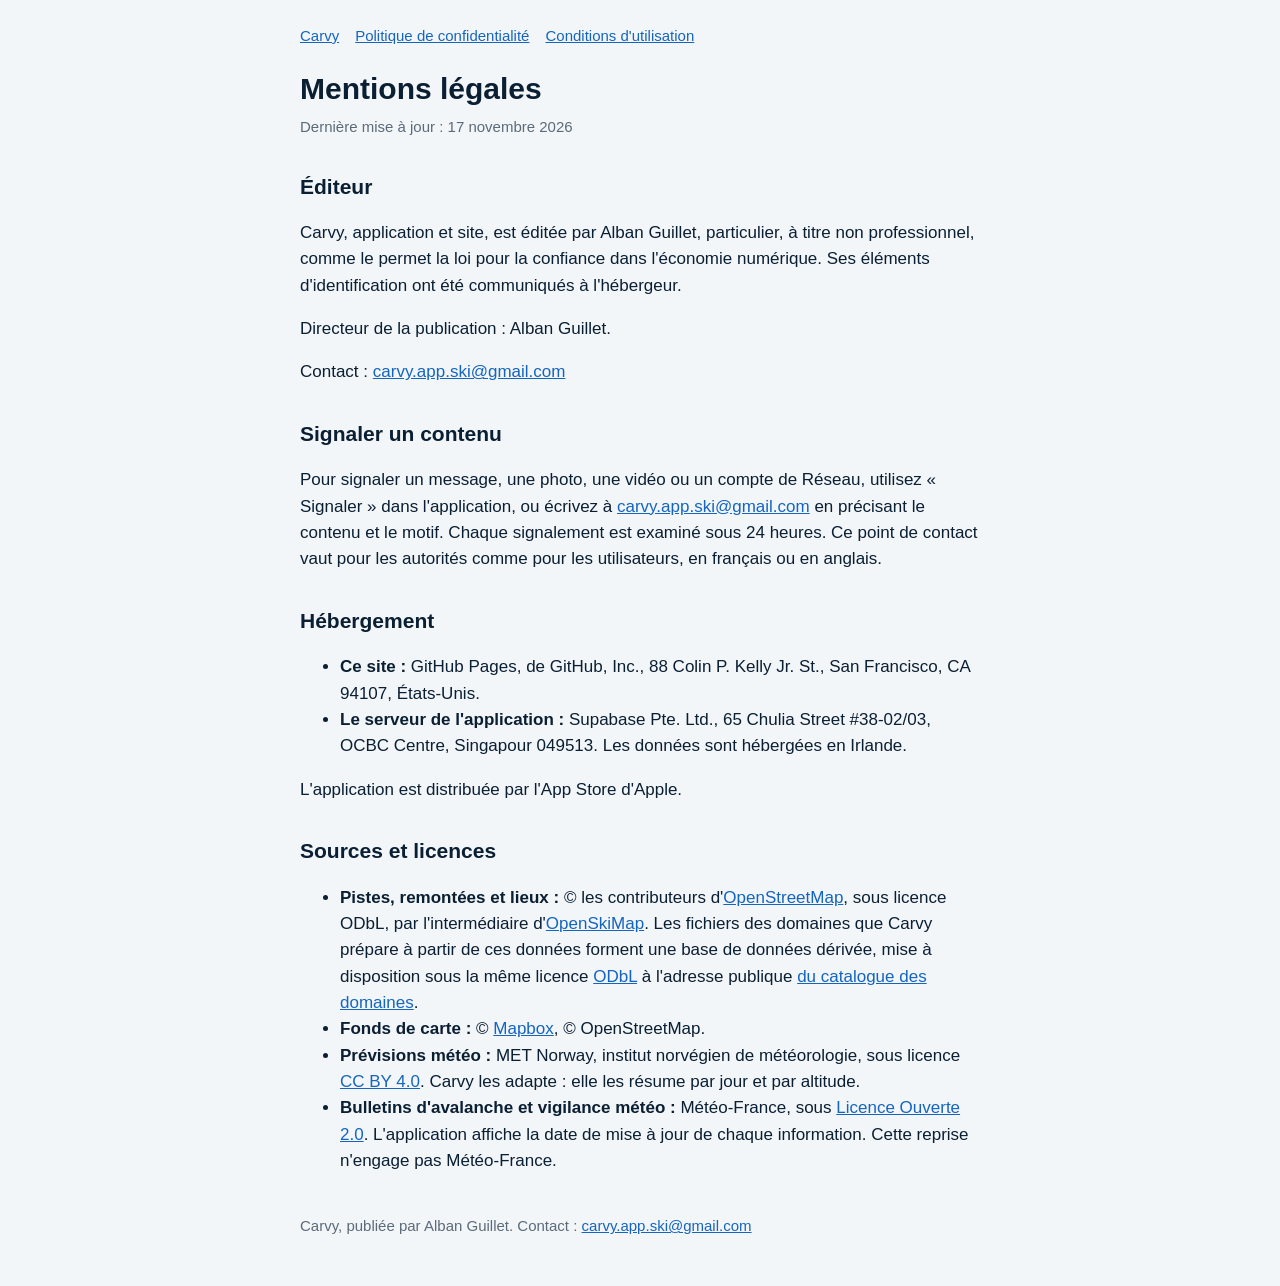
<file: mentions-legales.html>
<!doctype html>
<html lang="fr">
<head>
  <meta charset="utf-8">
  <meta name="viewport" content="width=device-width, initial-scale=1">
  <title>Mentions légales de Carvy</title>
  <meta name="description" content="L'éditeur, les hébergeurs, les sources et les licences de l'application Carvy.">
  <link rel="stylesheet" href="style.css">
</head>
<body>
<main>
  <nav>
    <a href="index.html">Carvy</a>
    <a href="confidentialite.html">Politique de confidentialité</a>
    <a href="conditions.html">Conditions d'utilisation</a>
  </nav>

  <h1>Mentions légales</h1>
  <p class="updated">Dernière mise à jour : 17 novembre 2026</p>

  <h2>Éditeur</h2>
  <p>Carvy, application et site, est éditée par Alban Guillet, particulier, à titre non professionnel, comme le permet la loi pour la confiance dans l'économie numérique. Ses éléments d'identification ont été communiqués à l'hébergeur.</p>
  <p>Directeur de la publication : Alban Guillet.</p>
  <p>Contact : <a href="mailto:carvy.app.ski@gmail.com">carvy.app.ski@gmail.com</a></p>

  <h2>Signaler un contenu</h2>
  <p>Pour signaler un message, une photo, une vidéo ou un compte de Réseau, utilisez « Signaler » dans l'application, ou écrivez à <a href="mailto:carvy.app.ski@gmail.com">carvy.app.ski@gmail.com</a> en précisant le contenu et le motif. Chaque signalement est examiné sous 24 heures. Ce point de contact vaut pour les autorités comme pour les utilisateurs, en français ou en anglais.</p>

  <h2>Hébergement</h2>
  <ul>
    <li><strong>Ce site :</strong> GitHub Pages, de GitHub, Inc., 88 Colin P. Kelly Jr. St., San Francisco, CA 94107, États-Unis.</li>
    <li><strong>Le serveur de l'application :</strong> Supabase Pte. Ltd., 65 Chulia Street #38-02/03, OCBC Centre, Singapour 049513. Les données sont hébergées en Irlande.</li>
  </ul>
  <p>L'application est distribuée par l'App Store d'Apple.</p>

  <h2>Sources et licences</h2>
  <ul>
    <li><strong>Pistes, remontées et lieux :</strong> © les contributeurs d'<a href="https://www.openstreetmap.org/copyright">OpenStreetMap</a>, sous licence ODbL, par l'intermédiaire d'<a href="https://openskimap.org">OpenSkiMap</a>. Les fichiers des domaines que Carvy prépare à partir de ces données forment une base de données dérivée, mise à disposition sous la même licence <a href="https://opendatacommons.org/licenses/odbl/">ODbL</a> à l'adresse publique <a href="https://wgltsgsgaqqrynsjgvez.supabase.co/storage/v1/object/public/domains/catalogue.json">du catalogue des domaines</a>.</li>
    <li><strong>Fonds de carte :</strong> © <a href="https://www.mapbox.com/about/maps/">Mapbox</a>, © OpenStreetMap.</li>
    <li><strong>Prévisions météo :</strong> MET Norway, institut norvégien de météorologie, sous licence <a href="https://creativecommons.org/licenses/by/4.0/deed.fr">CC BY 4.0</a>. Carvy les adapte : elle les résume par jour et par altitude.</li>
    <li><strong>Bulletins d'avalanche et vigilance météo :</strong> Météo-France, sous <a href="https://www.data.gouv.fr/pages/legal/licences/etalab-2-0">Licence Ouverte 2.0</a>. L'application affiche la date de mise à jour de chaque information. Cette reprise n'engage pas Météo-France.</li>
  </ul>

  <footer>Carvy, publiée par Alban Guillet. Contact : <a href="mailto:carvy.app.ski@gmail.com">carvy.app.ski@gmail.com</a></footer>
</main>
</body>
</html>
</file>
<file: style.css>
/* Le site légal de Carvy : sans police externe, sans script, lisible sur téléphone. */
:root {
  --text: #0b1f33;
  --muted: #5b6b7a;
  --accent: #1565c0;
  --background: #f3f6f9;
  --card: #ffffff;
  --border: #dde4ea;
}

* {
  box-sizing: border-box;
}

html {
  -webkit-text-size-adjust: 100%;
}

body {
  margin: 0;
  background: var(--background);
  color: var(--text);
  font-family: -apple-system, BlinkMacSystemFont, "Segoe UI", Roboto, "Helvetica Neue", Arial, sans-serif;
  font-size: 17px;
  line-height: 1.55;
}

main {
  max-width: 720px;
  margin: 0 auto;
  padding: 24px 20px 48px;
}

nav {
  display: flex;
  flex-wrap: wrap;
  gap: 8px 16px;
  margin-bottom: 24px;
  font-size: 15px;
}

a {
  color: var(--accent);
}

h1 {
  font-size: 30px;
  line-height: 1.2;
  margin: 0 0 8px;
}

h2 {
  font-size: 21px;
  margin: 32px 0 8px;
}

h3 {
  font-size: 17px;
  margin: 0 0 4px;
}

.updated {
  color: var(--muted);
  font-size: 15px;
  margin: 0 0 24px;
}

.lead {
  font-size: 19px;
}

.item {
  background: var(--card);
  border: 1px solid var(--border);
  border-radius: 14px;
  padding: 14px 16px;
  margin: 12px 0;
}

.item p {
  margin: 4px 0;
}

.label {
  color: var(--muted);
}

.note {
  background: var(--card);
  border-left: 4px solid var(--accent);
  padding: 12px 16px;
  border-radius: 6px;
}

footer {
  margin-top: 40px;
  color: var(--muted);
  font-size: 15px;
}
</file>
